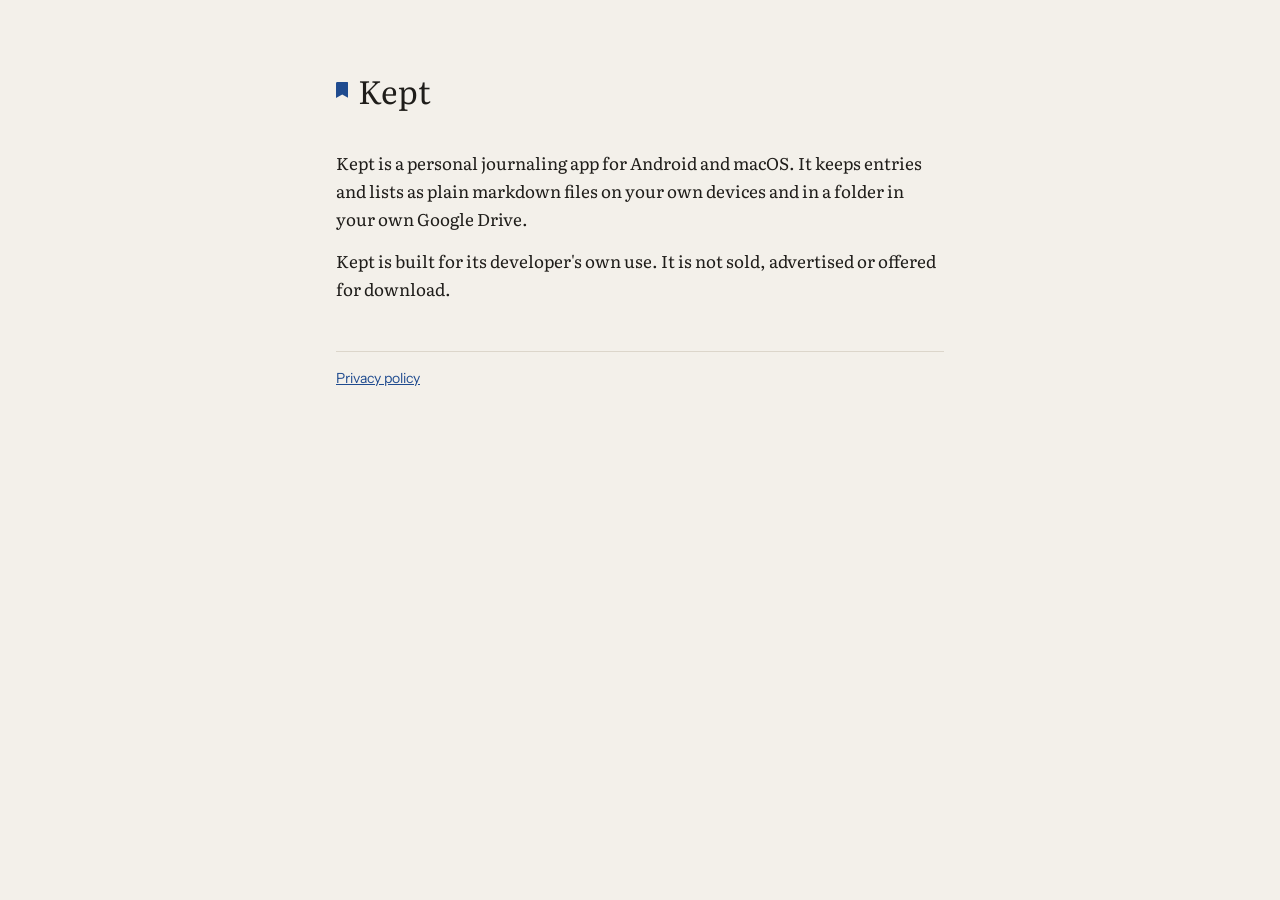
<file: index.html>
<!doctype html>
<html lang="en"><head><meta charset="utf-8"><meta name="viewport" content="width=device-width,initial-scale=1">
<link rel="preconnect" href="https://fonts.googleapis.com"><link rel="preconnect" href="https://fonts.gstatic.com" crossorigin>
<link rel="stylesheet" href="https://fonts.googleapis.com/css2?family=Literata:opsz,wght@7..72,400;7..72,600&family=Instrument+Sans:wght@400;600&display=swap">
<link rel="stylesheet" href="style.css">
<title>Kept</title><meta name="description" content="Kept is a personal journaling app.">
</head><body><main>
<div class="mark"><svg viewBox="0 0 28 36" aria-hidden="true"><path d="M3 0h22a3 3 0 0 1 3 3v33L14 28 0 36V3a3 3 0 0 1 3-3z"/></svg>Kept</div>
<p>Kept is a personal journaling app for Android and macOS. It keeps entries and lists as plain markdown files on your own devices and in a folder in your own Google Drive.</p>
<p>Kept is built for its developer's own use. It is not sold, advertised or offered for download.</p>
<footer class="meta"><a href="privacy.html">Privacy policy</a></footer>
</main></body></html>
</file>
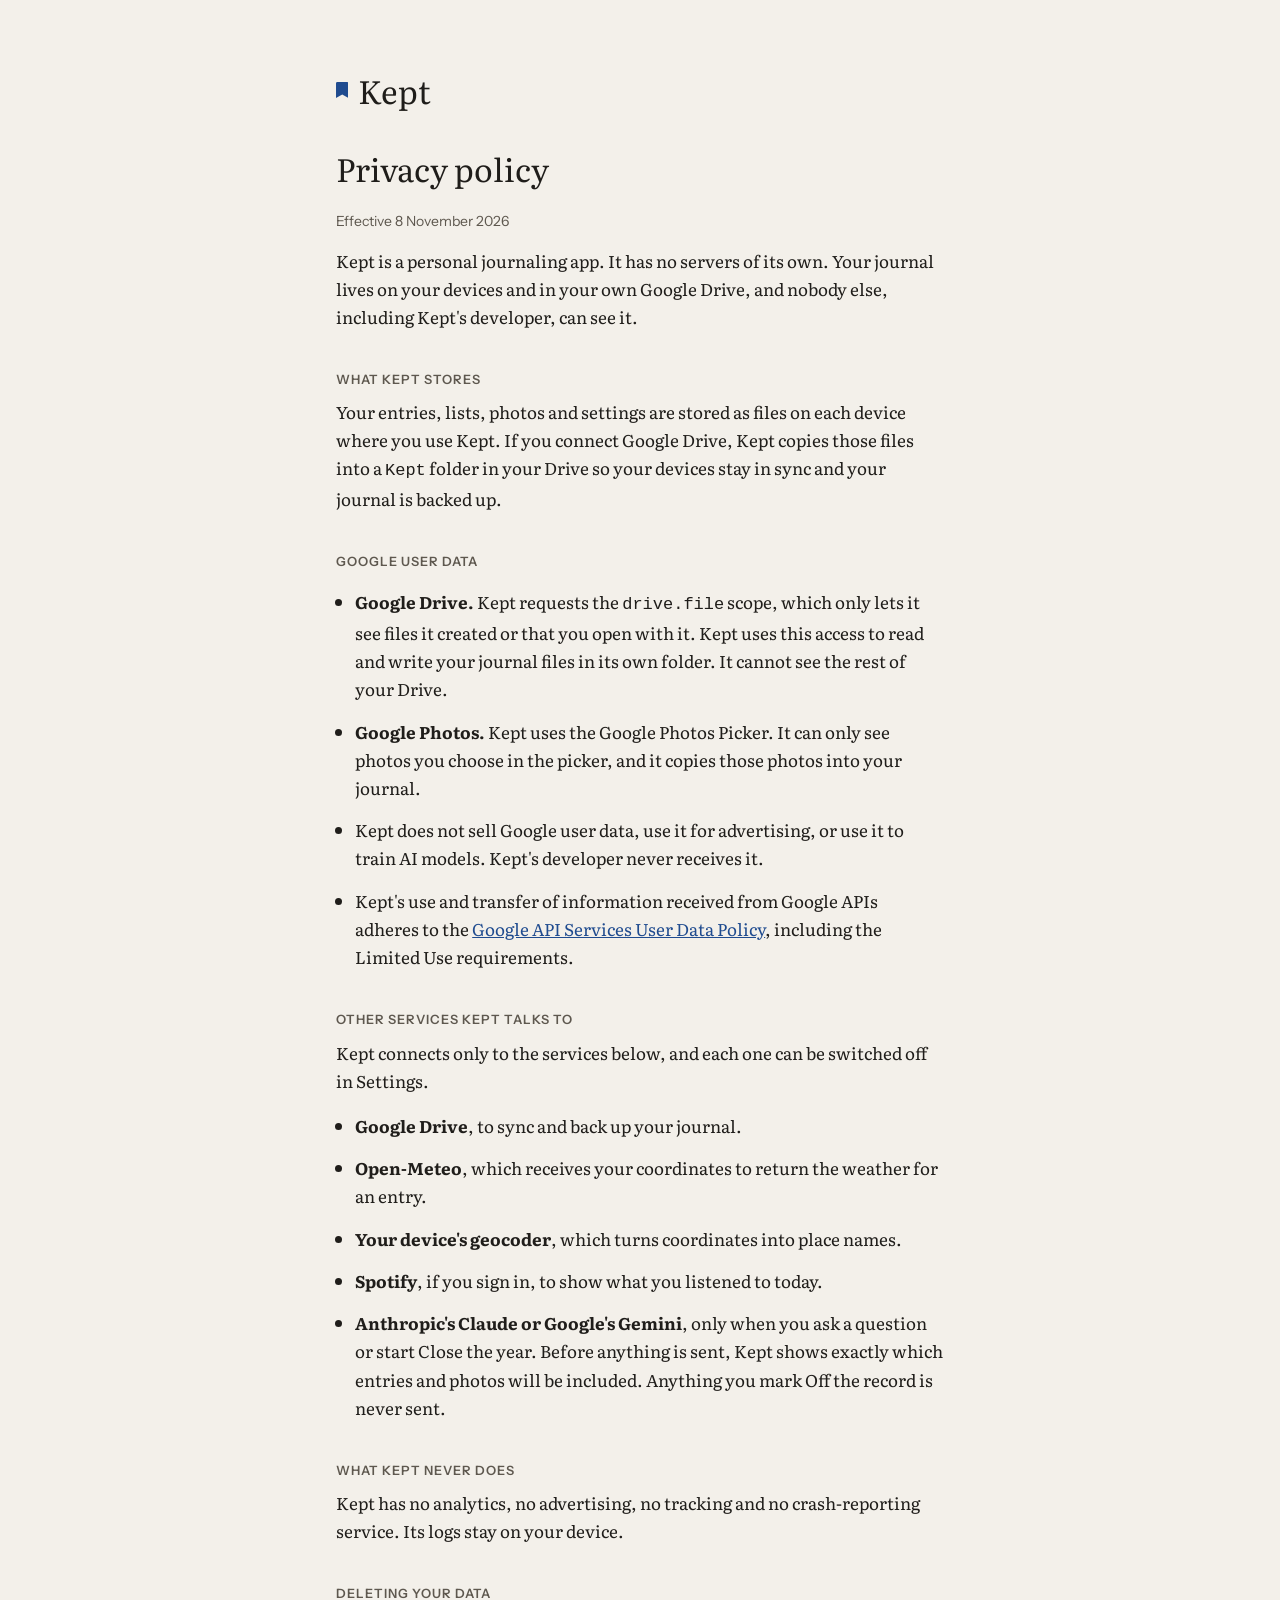
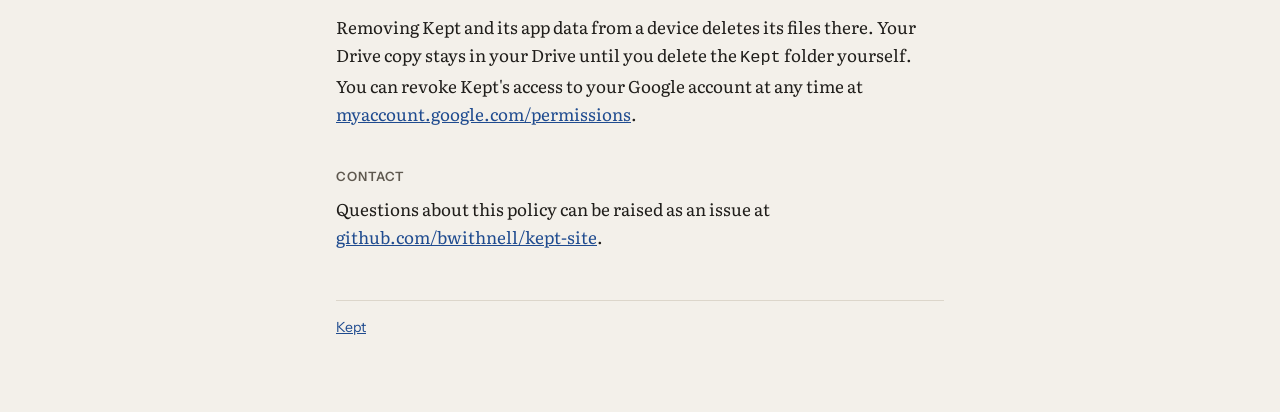
<file: privacy.html>
<!doctype html>
<html lang="en"><head><meta charset="utf-8"><meta name="viewport" content="width=device-width,initial-scale=1">
<link rel="preconnect" href="https://fonts.googleapis.com"><link rel="preconnect" href="https://fonts.gstatic.com" crossorigin>
<link rel="stylesheet" href="https://fonts.googleapis.com/css2?family=Literata:opsz,wght@7..72,400;7..72,600&family=Instrument+Sans:wght@400;600&display=swap">
<link rel="stylesheet" href="style.css">
<title>Kept privacy policy</title><meta name="description" content="How Kept handles your data.">
</head><body><main>
<div class="mark"><svg viewBox="0 0 28 36" aria-hidden="true"><path d="M3 0h22a3 3 0 0 1 3 3v33L14 28 0 36V3a3 3 0 0 1 3-3z"/></svg>Kept</div>
<h1>Privacy policy</h1>
<p class="meta">Effective 8 November 2026</p>

<p>Kept is a personal journaling app. It has no servers of its own. Your journal lives on your devices and in your own Google Drive, and nobody else, including Kept's developer, can see it.</p>

<h2>What Kept stores</h2>
<p>Your entries, lists, photos and settings are stored as files on each device where you use Kept. If you connect Google Drive, Kept copies those files into a <code>Kept</code> folder in your Drive so your devices stay in sync and your journal is backed up.</p>

<h2>Google user data</h2>
<ul>
<li><strong>Google Drive.</strong> Kept requests the <code>drive.file</code> scope, which only lets it see files it created or that you open with it. Kept uses this access to read and write your journal files in its own folder. It cannot see the rest of your Drive.</li>
<li><strong>Google Photos.</strong> Kept uses the Google Photos Picker. It can only see photos you choose in the picker, and it copies those photos into your journal.</li>
<li>Kept does not sell Google user data, use it for advertising, or use it to train AI models. Kept's developer never receives it.</li>
<li>Kept's use and transfer of information received from Google APIs adheres to the <a href="https://developers.google.com/terms/api-services-user-data-policy">Google API Services User Data Policy</a>, including the Limited Use requirements.</li>
</ul>

<h2>Other services Kept talks to</h2>
<p>Kept connects only to the services below, and each one can be switched off in Settings.</p>
<ul>
<li><strong>Google Drive</strong>, to sync and back up your journal.</li>
<li><strong>Open-Meteo</strong>, which receives your coordinates to return the weather for an entry.</li>
<li><strong>Your device's geocoder</strong>, which turns coordinates into place names.</li>
<li><strong>Spotify</strong>, if you sign in, to show what you listened to today.</li>
<li><strong>Anthropic's Claude or Google's Gemini</strong>, only when you ask a question or start Close the year. Before anything is sent, Kept shows exactly which entries and photos will be included. Anything you mark Off the record is never sent.</li>
</ul>

<h2>What Kept never does</h2>
<p>Kept has no analytics, no advertising, no tracking and no crash-reporting service. Its logs stay on your device.</p>

<h2>Deleting your data</h2>
<p>Removing Kept and its app data from a device deletes its files there. Your Drive copy stays in your Drive until you delete the <code>Kept</code> folder yourself. You can revoke Kept's access to your Google account at any time at <a href="https://myaccount.google.com/permissions">myaccount.google.com/permissions</a>.</p>

<h2>Contact</h2>
<p>Questions about this policy can be raised as an issue at <a href="https://github.com/bwithnell/kept-site/issues">github.com/bwithnell/kept-site</a>.</p>

<footer class="meta"><a href="index.html">Kept</a></footer>
</main></body></html>
</file>
<file: style.css>
:root{--bg:#F3F0EA;--surface:#FBF9F5;--line:#DCD6CB;--fg:#1F1D1A;--fg2:#5E584F;--accent:#1F4B8F;color-scheme:light dark}
@media (prefers-color-scheme:dark){:root{--bg:#171614;--surface:#1F1E1B;--line:#3A3833;--fg:#ECE7DE;--fg2:#A39C90;--accent:#8FB1E6}}
*{box-sizing:border-box}
body{margin:0;background:var(--bg);color:var(--fg);font:17px/1.65 "Literata",Georgia,serif}
main{max-width:40rem;margin:0 auto;padding:4rem 1rem 5rem}
.mark{display:flex;align-items:center;gap:.6rem;font-size:2rem;margin:0 0 2rem}
.mark svg{width:.78rem;height:1rem;fill:var(--accent)}
h1{font-weight:400;font-size:2rem;line-height:1.2;margin:0 0 1.5rem}
h2{font:600 .8rem/1.4 "Instrument Sans",system-ui,sans-serif;letter-spacing:.08em;text-transform:uppercase;color:var(--fg2);margin:2.5rem 0 .6rem}
p,li{margin:0 0 .9rem}
ul{padding-left:1.2rem}
a{color:var(--accent)}
.meta{font:14px/1.5 "Instrument Sans",system-ui,sans-serif;color:var(--fg2)}
footer{margin-top:3rem;padding-top:1rem;border-top:1px solid var(--line)}
</file>
